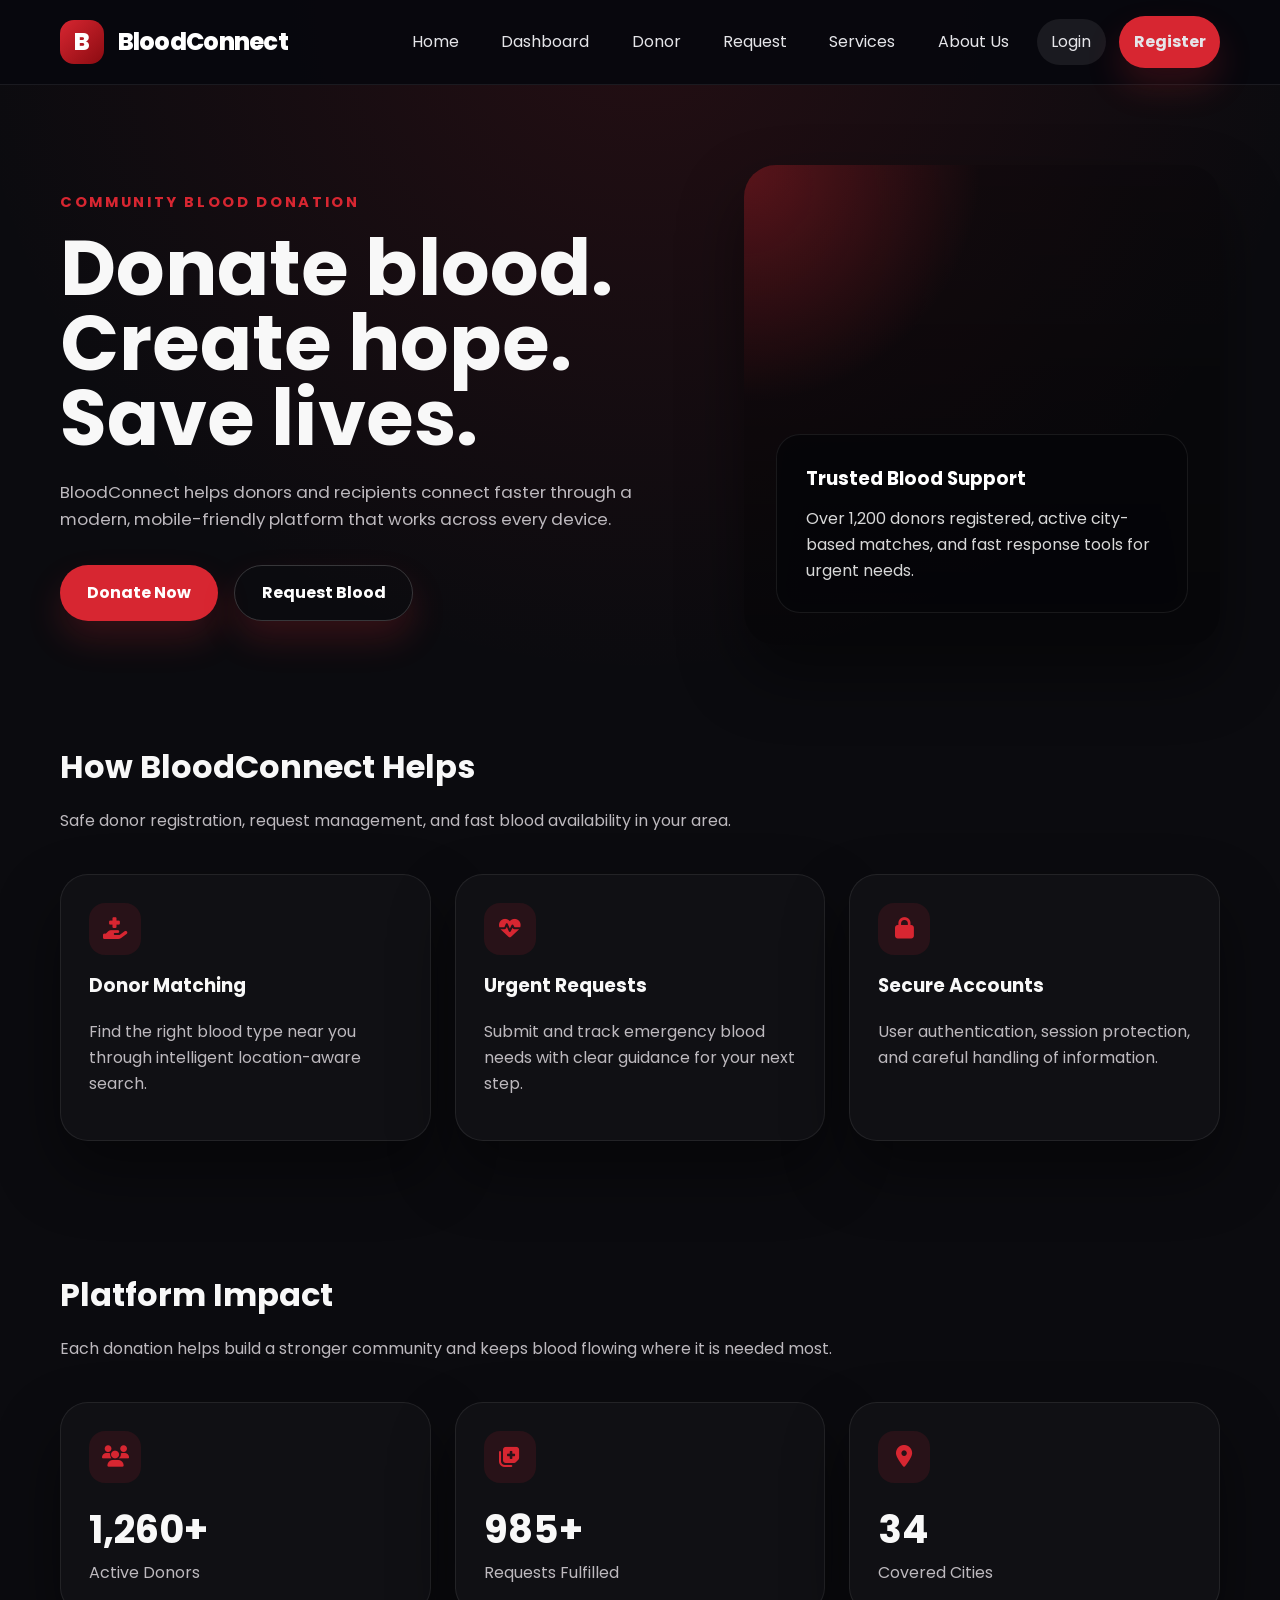
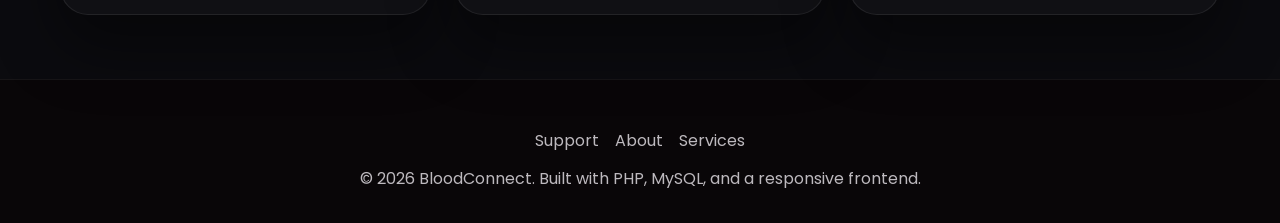
<file: index.html>
<!DOCTYPE html>
<html lang="en">
<head>
  <meta charset="UTF-8" />
  <meta name="viewport" content="width=device-width, initial-scale=1.0" />
  <title>BloodConnect | Donate Blood, Save Lives</title>
  <link rel="preconnect" href="https://fonts.googleapis.com" />
  <link rel="preconnect" href="https://fonts.gstatic.com" crossorigin />
  <link href="https://fonts.googleapis.com/css2?family=Poppins:wght@400;500;600;700;800&display=swap" rel="stylesheet" />
  <link rel="stylesheet" href="https://cdnjs.cloudflare.com/ajax/libs/font-awesome/6.5.0/css/all.min.css" />
  <link rel="stylesheet" href="assets/css/style.css" />
  <script src="assets/js/script.js" defer></script>
</head>
<body>
  <header class="site-header">
    <div class="container nav-container">
      <a class="logo" href="index.html"><span class="logo-mark">B</span>BloodConnect</a>
      <button class="nav-toggle" aria-label="Open navigation"><i class="fas fa-bars"></i></button>
      <nav class="site-nav">
        <a href="index.html">Home</a>
        <a href="dashboard.html">Dashboard</a>
        <a href="donar.html">Donor</a>
        <a href="request.html">Request</a>
        <a href="service.html">Services</a>
        <a href="aboutus.html">About Us</a>
        <a class="button-small" href="login.html">Login</a>
        <a class="button" href="register.html">Register</a>
      </nav>
    </div>
  </header>

  <main class="container">
    <section class="hero">
      <div class="hero-copy fade-in">
        <span class="eyebrow">Community Blood Donation</span>
        <h1>Donate blood. Create hope. Save lives.</h1>
        <p>BloodConnect helps donors and recipients connect faster through a modern, mobile-friendly platform that works across every device.</p>
        <div class="hero-actions">
          <a class="button" href="donar.html">Donate Now</a>
          <a class="button button-secondary" href="request.html">Request Blood</a>
        </div>
      </div>
      <div class="hero-visual fade-in">
        <div class="hero-card">
          <h3>Trusted Blood Support</h3>
          <p>Over 1,200 donors registered, active city-based matches, and fast response tools for urgent needs.</p>
        </div>
      </div>
    </section>

    <section class="page-content">
      <div class="section-heading">
        <div>
          <h2>How BloodConnect Helps</h2>
          <p>Safe donor registration, request management, and fast blood availability in your area.</p>
        </div>
      </div>
      <div class="service-grid">
        <article class="service-card fade-in">
          <div class="icon"><i class="fas fa-hand-holding-medical"></i></div>
          <h3>Donor Matching</h3>
          <p>Find the right blood type near you through intelligent location-aware search.</p>
        </article>
        <article class="service-card fade-in">
          <div class="icon"><i class="fas fa-heartbeat"></i></div>
          <h3>Urgent Requests</h3>
          <p>Submit and track emergency blood needs with clear guidance for your next step.</p>
        </article>
        <article class="service-card fade-in">
          <div class="icon"><i class="fas fa-lock"></i></div>
          <h3>Secure Accounts</h3>
          <p>User authentication, session protection, and careful handling of information.</p>
        </article>
      </div>
    </section>

    <section class="page-content">
      <div class="section-heading">
        <div>
          <h2>Platform Impact</h2>
          <p>Each donation helps build a stronger community and keeps blood flowing where it is needed most.</p>
        </div>
      </div>
      <div class="dashboard-grid">
        <article class="stat-card fade-in">
          <div class="icon"><i class="fas fa-users"></i></div>
          <h3>1,260+</h3>
          <span>Active Donors</span>
        </article>
        <article class="stat-card fade-in">
          <div class="icon"><i class="fas fa-notes-medical"></i></div>
          <h3>985+</h3>
          <span>Requests Fulfilled</span>
        </article>
        <article class="stat-card fade-in">
          <div class="icon"><i class="fas fa-map-marker-alt"></i></div>
          <h3>34</h3>
          <span>Covered Cities</span>
        </article>
      </div>
    </section>
  </main>

  <footer class="site-footer">
    <div class="container">
      <div class="footer-links">
        <a href="#">Support</a>
        <a href="aboutus.html">About</a>
        <a href="service.html">Services</a>
      </div>
      <p class="footer-text">© 2026 BloodConnect. Built with PHP, MySQL, and a responsive frontend.</p>
    </div>
  </footer>
</body>
</html>
</file>
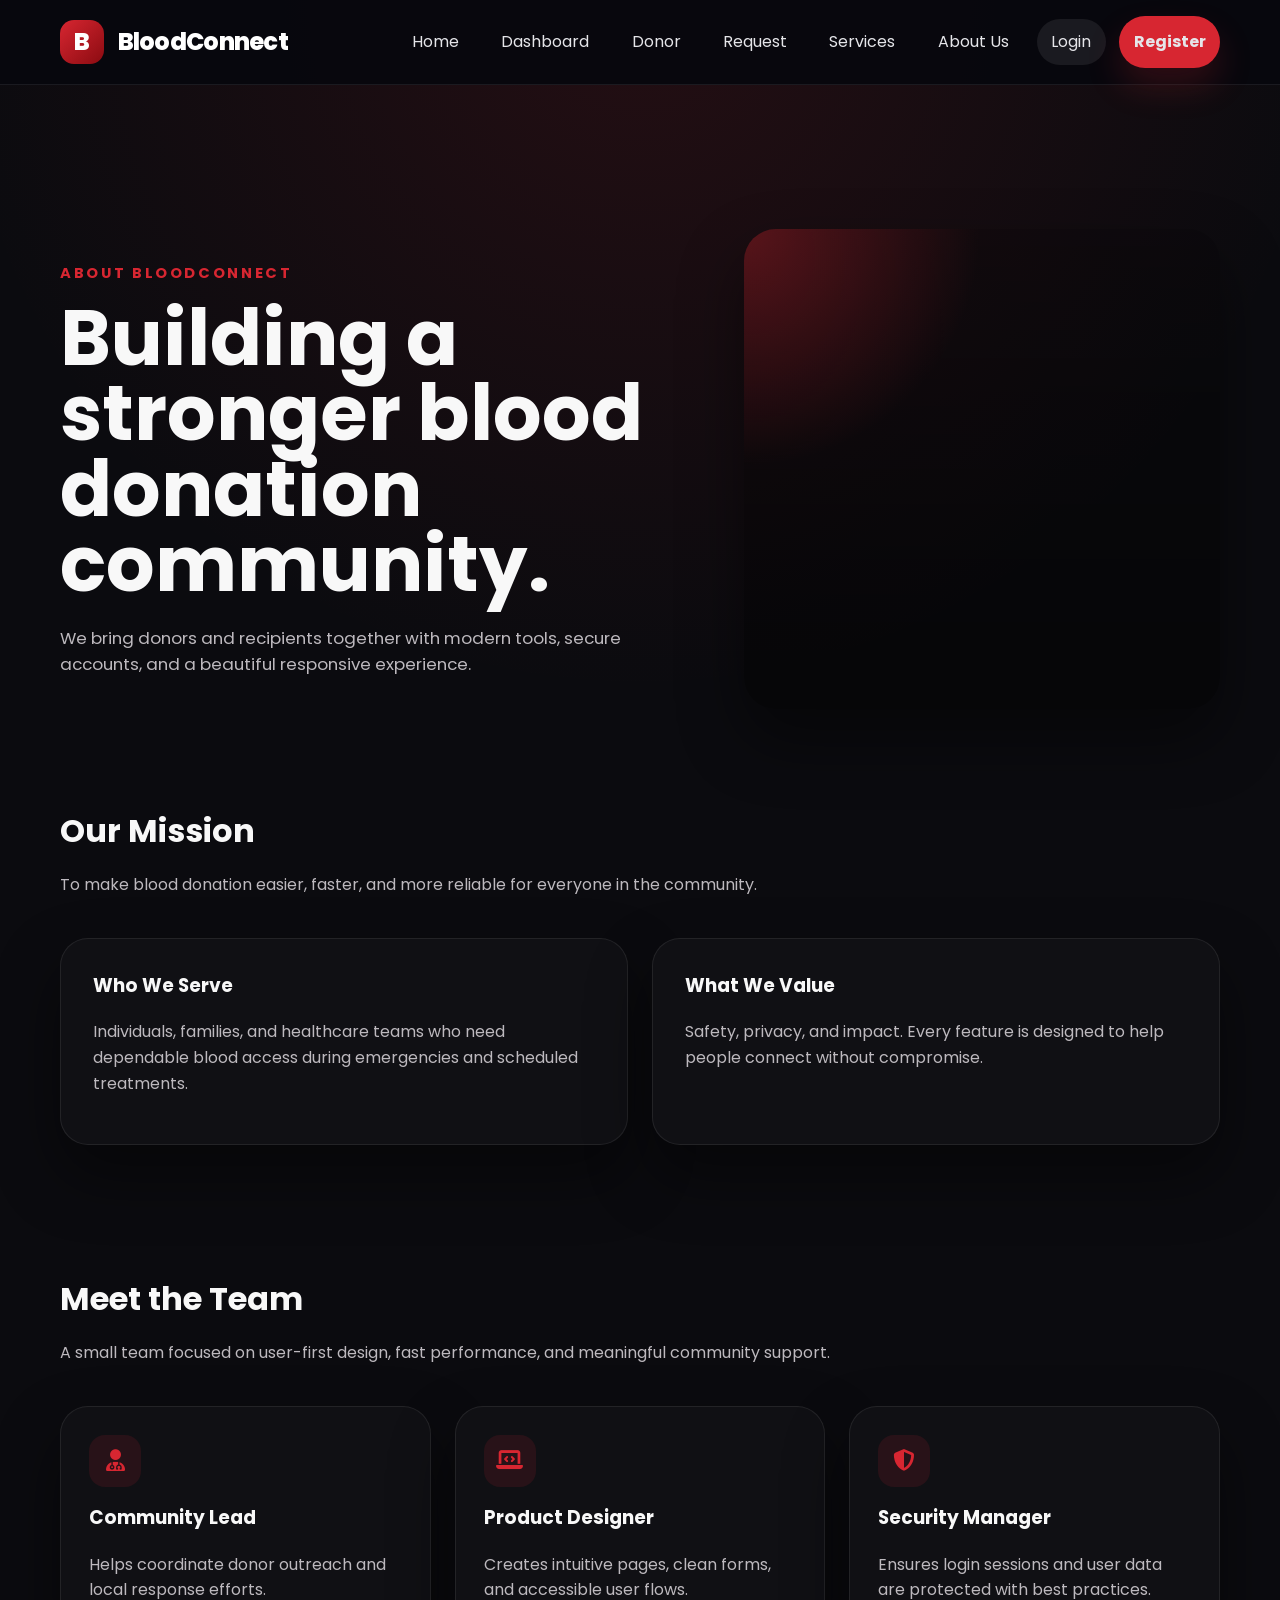
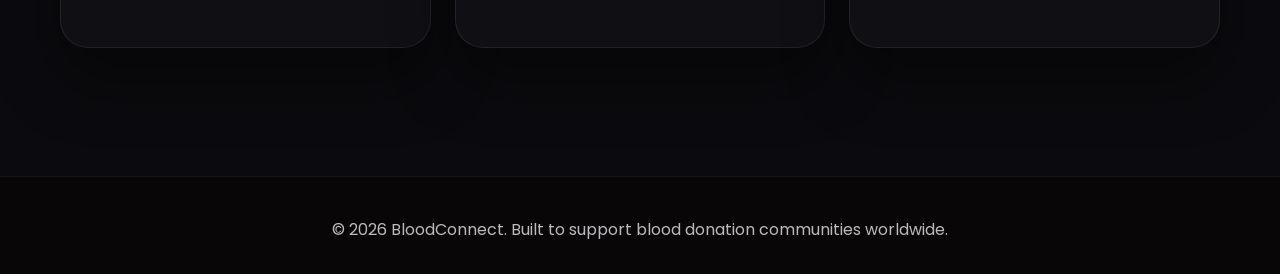
<file: aboutus.html>
<!DOCTYPE html>
<html lang="en">
<head>
  <meta charset="UTF-8" />
  <meta name="viewport" content="width=device-width, initial-scale=1.0" />
  <title>About Us | BloodConnect</title>
  <link rel="preconnect" href="https://fonts.googleapis.com" />
  <link rel="preconnect" href="https://fonts.gstatic.com" crossorigin />
  <link href="https://fonts.googleapis.com/css2?family=Poppins:wght@400;500;600;700;800&display=swap" rel="stylesheet" />
  <link rel="stylesheet" href="https://cdnjs.cloudflare.com/ajax/libs/font-awesome/6.5.0/css/all.min.css" />
  <link rel="stylesheet" href="assets/css/style.css" />
  <script src="assets/js/script.js" defer></script>
</head>
<body>
  <header class="site-header">
    <div class="container nav-container">
      <a class="logo" href="index.html"><span class="logo-mark">B</span>BloodConnect</a>
      <button class="nav-toggle" aria-label="Open navigation"><i class="fas fa-bars"></i></button>
      <nav class="site-nav">
        <a href="index.html">Home</a>
        <a href="dashboard.html">Dashboard</a>
        <a href="donar.html">Donor</a>
        <a href="request.html">Request</a>
        <a href="service.html">Services</a>
        <a href="aboutus.html">About Us</a>
        <a class="button-small" href="login.html">Login</a>
        <a class="button" href="register.html">Register</a>
      </nav>
    </div>
  </header>

  <main class="container about-page">
    <section class="hero fade-in">
      <div class="hero-copy">
        <span class="eyebrow">About BloodConnect</span>
        <h1>Building a stronger blood donation community.</h1>
        <p>We bring donors and recipients together with modern tools, secure accounts, and a beautiful responsive experience.</p>
      </div>
      <div class="hero-visual" style="background-image: linear-gradient(180deg, rgba(0,0,0,0.18), rgba(0,0,0,0.45)), url('https://images.unsplash.com/photo-1580281657521-7e50b381605a?auto=format&fit=crop&w=1200&q=80');"></div>
    </section>

    <section class="page-content">
      <div class="section-heading">
        <div>
          <h2>Our Mission</h2>
          <p>To make blood donation easier, faster, and more reliable for everyone in the community.</p>
        </div>
      </div>
      <div class="dashboard-grid">
        <article class="card fade-in">
          <h3>Who We Serve</h3>
          <p>Individuals, families, and healthcare teams who need dependable blood access during emergencies and scheduled treatments.</p>
        </article>
        <article class="card fade-in">
          <h3>What We Value</h3>
          <p>Safety, privacy, and impact. Every feature is designed to help people connect without compromise.</p>
        </article>
      </div>
    </section>

    <section class="page-content">
      <div class="section-heading">
        <div>
          <h2>Meet the Team</h2>
          <p>A small team focused on user-first design, fast performance, and meaningful community support.</p>
        </div>
      </div>
      <div class="team-grid">
        <article class="team-card fade-in">
          <div class="icon"><i class="fas fa-user-md"></i></div>
          <h3>Community Lead</h3>
          <p>Helps coordinate donor outreach and local response efforts.</p>
        </article>
        <article class="team-card fade-in">
          <div class="icon"><i class="fas fa-laptop-code"></i></div>
          <h3>Product Designer</h3>
          <p>Creates intuitive pages, clean forms, and accessible user flows.</p>
        </article>
        <article class="team-card fade-in">
          <div class="icon"><i class="fas fa-shield-alt"></i></div>
          <h3>Security Manager</h3>
          <p>Ensures login sessions and user data are protected with best practices.</p>
        </article>
      </div>
    </section>
  </main>

  <footer class="site-footer">
    <div class="container">
      <p class="footer-text">© 2026 BloodConnect. Built to support blood donation communities worldwide.</p>
    </div>
  </footer>
</body>
</html>
</file>
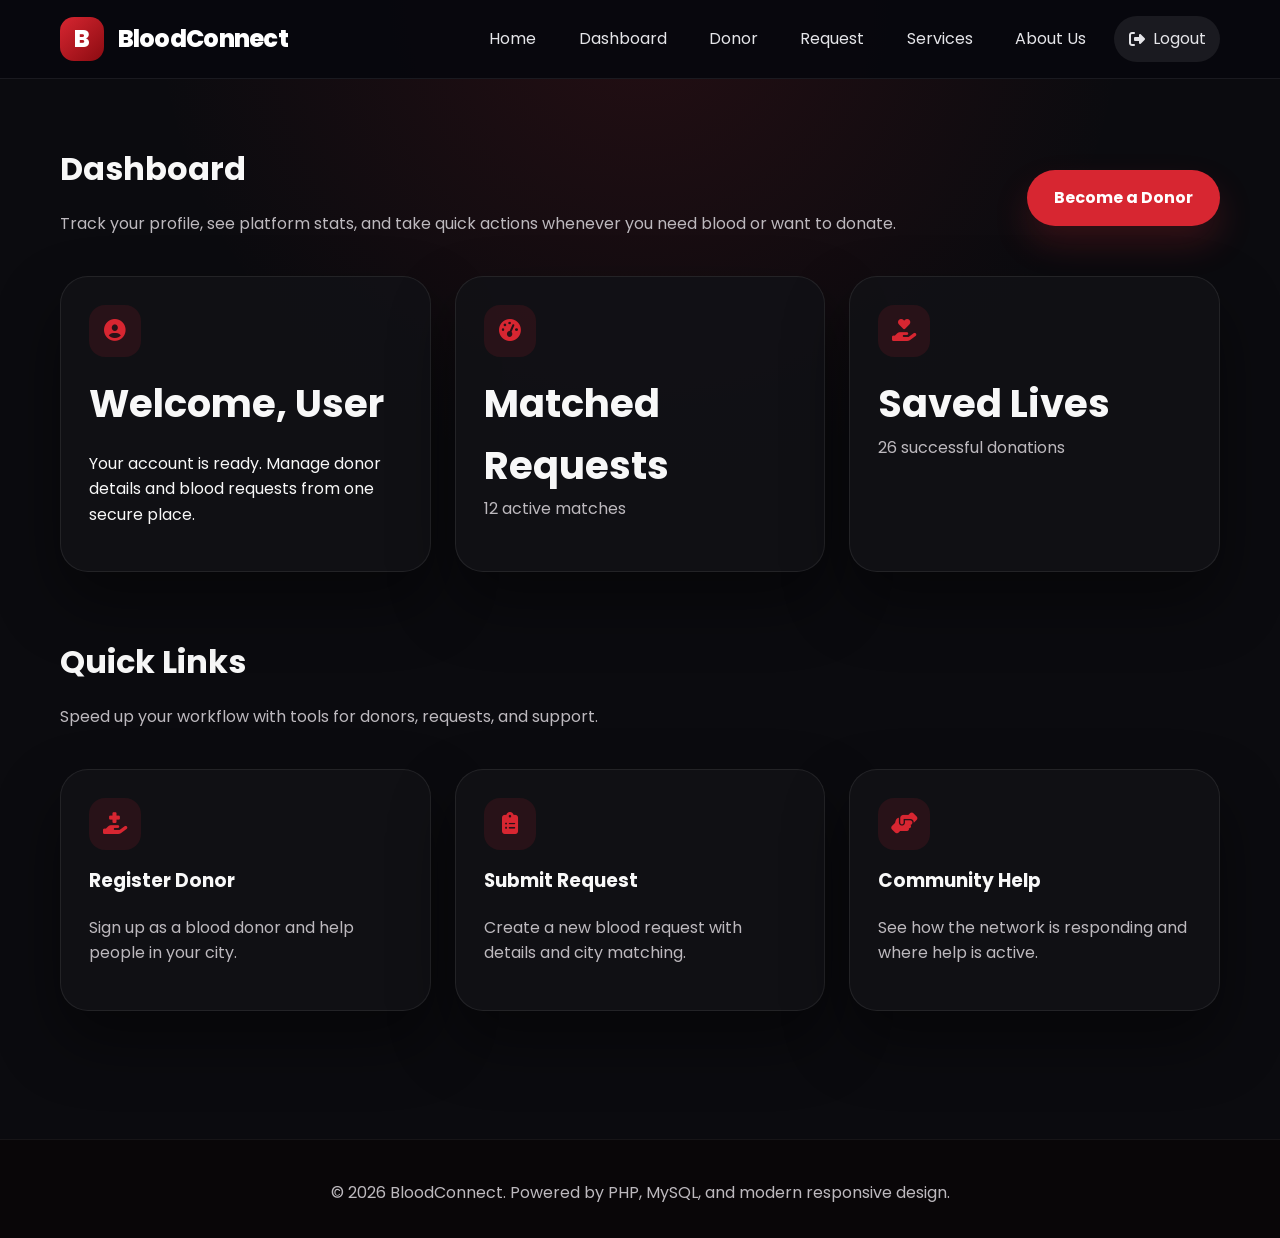
<file: dashboard.html>
<!DOCTYPE html>
<html lang="en">
<head>
  <meta charset="UTF-8" />
  <meta name="viewport" content="width=device-width, initial-scale=1.0" />
  <title>Dashboard | BloodConnect</title>
  <link rel="preconnect" href="https://fonts.googleapis.com" />
  <link rel="preconnect" href="https://fonts.gstatic.com" crossorigin />
  <link href="https://fonts.googleapis.com/css2?family=Poppins:wght@400;500;600;700;800&display=swap" rel="stylesheet" />
  <link rel="stylesheet" href="https://cdnjs.cloudflare.com/ajax/libs/font-awesome/6.5.0/css/all.min.css" />
  <link rel="stylesheet" href="assets/css/style.css" />
  <script src="assets/js/script.js" defer></script>
</head>
<body>
  <header class="site-header">
    <div class="container nav-container">
      <a class="logo" href="index.html"><span class="logo-mark">B</span>BloodConnect</a>
      <button class="nav-toggle" aria-label="Open navigation"><i class="fas fa-bars"></i></button>
      <nav class="site-nav">
        <a href="index.html">Home</a>
        <a href="dashboard.html">Dashboard</a>
        <a href="donar.html">Donor</a>
        <a href="request.html">Request</a>
        <a href="service.html">Services</a>
        <a href="aboutus.html">About Us</a>
        <a class="button-small" href="logout.php"><i class="fas fa-sign-out-alt"></i> Logout</a>
      </nav>
    </div>
  </header>

  <main class="container dashboard-page">
    <section class="section-heading fade-in">
      <div>
        <h2>Dashboard</h2>
        <p>Track your profile, see platform stats, and take quick actions whenever you need blood or want to donate.</p>
      </div>
      <a class="button" href="donar.html">Become a Donor</a>
    </section>

    <div class="dashboard-grid">
      <article class="stat-card fade-in">
        <div class="icon"><i class="fas fa-user-circle"></i></div>
        <h3>Welcome, User</h3>
        <p>Your account is ready. Manage donor details and blood requests from one secure place.</p>
      </article>
      <article class="stat-card fade-in">
        <div class="icon"><i class="fas fa-tachometer-alt"></i></div>
        <h3>Matched Requests</h3>
        <span>12 active matches</span>
      </article>
      <article class="stat-card fade-in">
        <div class="icon"><i class="fas fa-hand-holding-heart"></i></div>
        <h3>Saved Lives</h3>
        <span>26 successful donations</span>
      </article>
    </div>

    <section class="page-content">
      <div class="section-heading">
        <div>
          <h2>Quick Links</h2>
          <p>Speed up your workflow with tools for donors, requests, and support.</p>
        </div>
      </div>
      <div class="service-grid">
        <article class="service-card fade-in">
          <div class="icon"><i class="fas fa-hand-holding-medical"></i></div>
          <h3>Register Donor</h3>
          <p>Sign up as a blood donor and help people in your city.</p>
        </article>
        <article class="service-card fade-in">
          <div class="icon"><i class="fas fa-clipboard-list"></i></div>
          <h3>Submit Request</h3>
          <p>Create a new blood request with details and city matching.</p>
        </article>
        <article class="service-card fade-in">
          <div class="icon"><i class="fas fa-hands-helping"></i></div>
          <h3>Community Help</h3>
          <p>See how the network is responding and where help is active.</p>
        </article>
      </div>
    </section>
  </main>

  <footer class="site-footer">
    <div class="container">
      <p class="footer-text">© 2026 BloodConnect. Powered by PHP, MySQL, and modern responsive design.</p>
    </div>
  </footer>
</body>
</html>
</file>
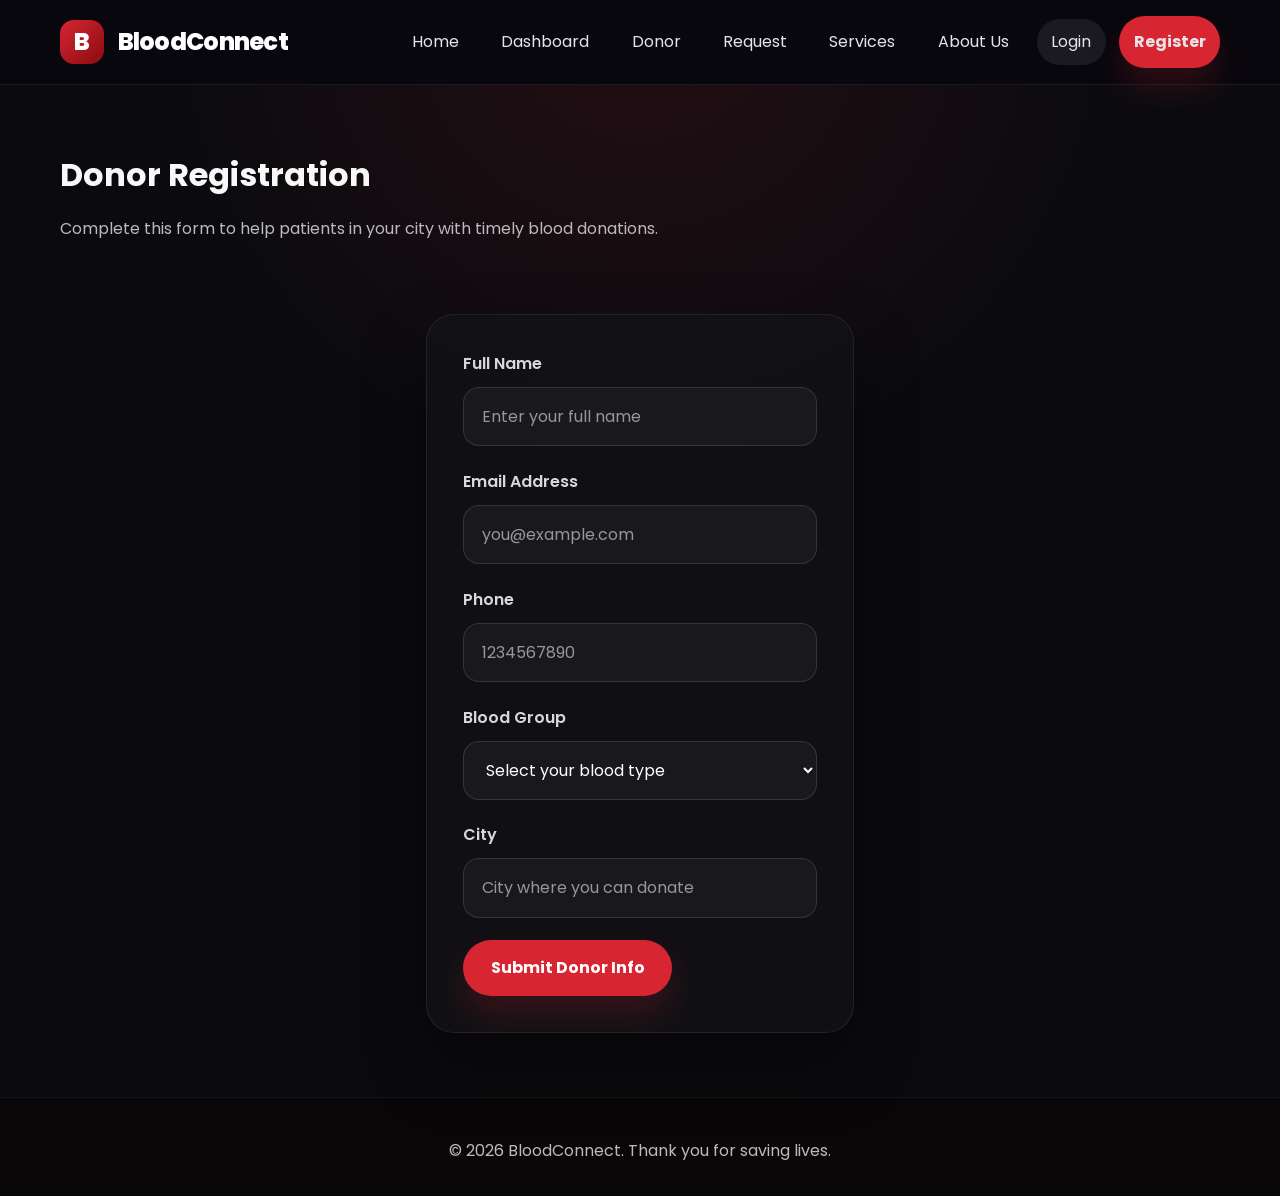
<file: donar.html>
<!DOCTYPE html>
<html lang="en">
<head>
  <meta charset="UTF-8" />
  <meta name="viewport" content="width=device-width, initial-scale=1.0" />
  <title>Donor Registration | BloodConnect</title>
  <link rel="preconnect" href="https://fonts.googleapis.com" />
  <link rel="preconnect" href="https://fonts.gstatic.com" crossorigin />
  <link href="https://fonts.googleapis.com/css2?family=Poppins:wght@400;500;600;700;800&display=swap" rel="stylesheet" />
  <link rel="stylesheet" href="https://cdnjs.cloudflare.com/ajax/libs/font-awesome/6.5.0/css/all.min.css" />
  <link rel="stylesheet" href="assets/css/style.css" />
  <script src="assets/js/script.js" defer></script>
</head>
<body>
  <header class="site-header">
    <div class="container nav-container">
      <a class="logo" href="index.html"><span class="logo-mark">B</span>BloodConnect</a>
      <button class="nav-toggle" aria-label="Open navigation"><i class="fas fa-bars"></i></button>
      <nav class="site-nav">
        <a href="index.html">Home</a>
        <a href="dashboard.html">Dashboard</a>
        <a href="donar.html">Donor</a>
        <a href="request.html">Request</a>
        <a href="service.html">Services</a>
        <a href="aboutus.html">About Us</a>
        <a class="button-small" href="login.html">Login</a>
        <a class="button" href="register.html">Register</a>
      </nav>
    </div>
  </header>

  <main class="container form-page">
    <section class="section-heading fade-in">
      <div>
        <h2>Donor Registration</h2>
        <p>Complete this form to help patients in your city with timely blood donations.</p>
      </div>
    </section>

    <section class="form-box fade-in">
      <form id="donorForm" action="donar.php" method="POST" onsubmit="return validateDonor()">
        <div class="form-group">
          <label for="name">Full Name</label>
          <input type="text" id="name" name="name" placeholder="Enter your full name" required />
        </div>
        <div class="form-group">
          <label for="email">Email Address</label>
          <input type="email" id="email" name="email" placeholder="you@example.com" required />
        </div>
        <div class="form-group">
          <label for="phone">Phone</label>
          <input type="tel" id="phone" name="phone" placeholder="1234567890" required pattern="[0-9]{10,15}" />
        </div>
        <div class="form-group">
          <label for="blood_group">Blood Group</label>
          <select id="blood_group" name="blood_group" required>
            <option value="">Select your blood type</option>
            <option value="A+">A+</option>
            <option value="A-">A-</option>
            <option value="B+">B+</option>
            <option value="B-">B-</option>
            <option value="AB+">AB+</option>
            <option value="AB-">AB-</option>
            <option value="O+">O+</option>
            <option value="O-">O-</option>
          </select>
        </div>
        <div class="form-group">
          <label for="city">City</label>
          <input type="text" id="city" name="city" placeholder="City where you can donate" required />
        </div>
        <button type="submit" class="button">Submit Donor Info</button>
      </form>
    </section>
  </main>

  <footer class="site-footer">
    <div class="container">
      <p class="footer-text">© 2026 BloodConnect. Thank you for saving lives.</p>
    </div>
  </footer>
</body>
</html>
</file>
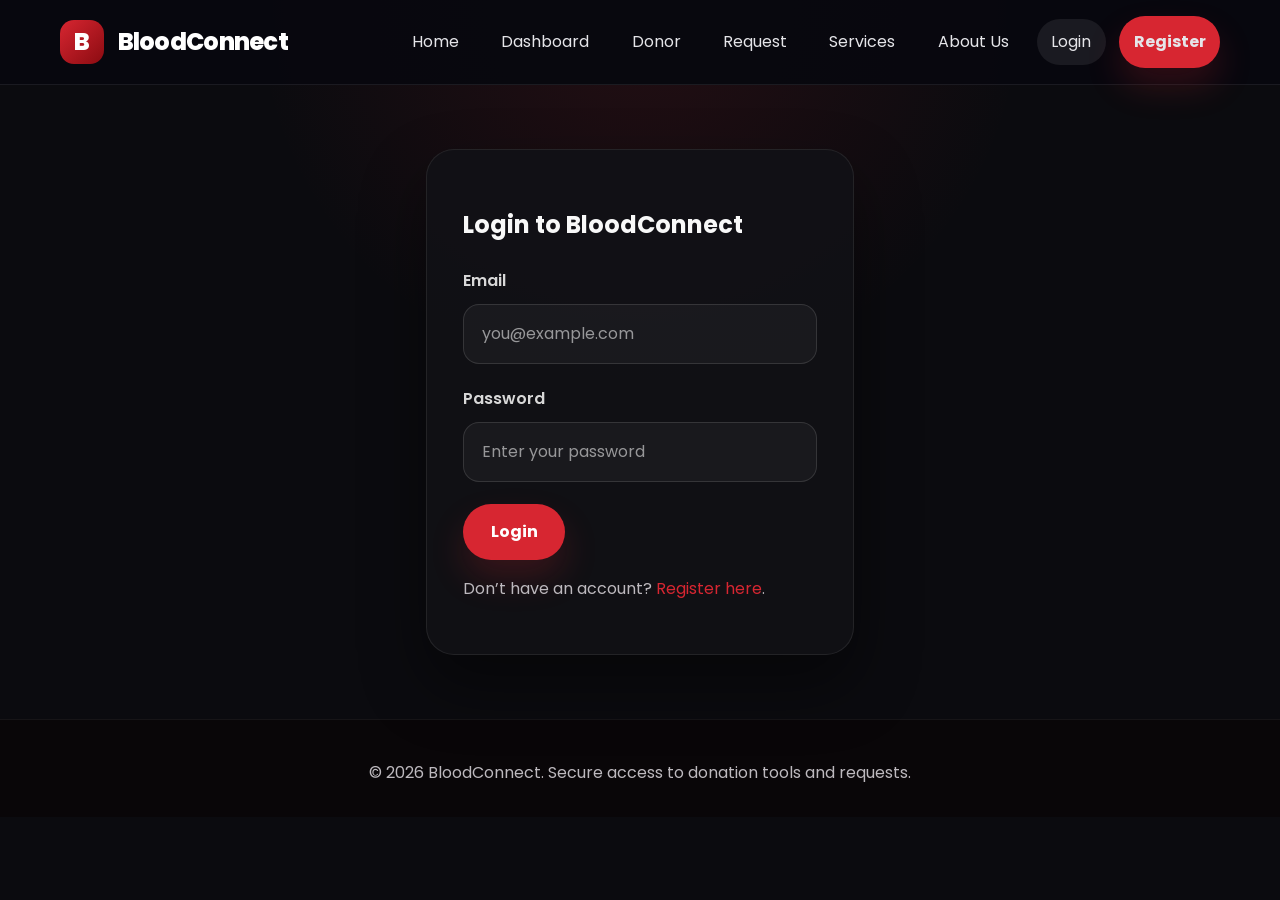
<file: login.html>
<!DOCTYPE html>
<html lang="en">
<head>
  <meta charset="UTF-8" />
  <meta name="viewport" content="width=device-width, initial-scale=1.0" />
  <title>Login | BloodConnect</title>
  <link rel="preconnect" href="https://fonts.googleapis.com" />
  <link rel="preconnect" href="https://fonts.gstatic.com" crossorigin />
  <link href="https://fonts.googleapis.com/css2?family=Poppins:wght@400;500;600;700;800&display=swap" rel="stylesheet" />
  <link rel="stylesheet" href="https://cdnjs.cloudflare.com/ajax/libs/font-awesome/6.5.0/css/all.min.css" />
  <link rel="stylesheet" href="assets/css/style.css" />
  <script src="assets/js/script.js" defer></script>
</head>
<body>
  <header class="site-header">
    <div class="container nav-container">
      <a class="logo" href="index.html"><span class="logo-mark">B</span>BloodConnect</a>
      <button class="nav-toggle" aria-label="Open navigation"><i class="fas fa-bars"></i></button>
      <nav class="site-nav">
        <a href="index.html">Home</a>
        <a href="dashboard.html">Dashboard</a>
        <a href="donar.html">Donor</a>
        <a href="request.html">Request</a>
        <a href="service.html">Services</a>
        <a href="aboutus.html">About Us</a>
        <a class="button-small" href="login.html">Login</a>
        <a class="button" href="register.html">Register</a>
      </nav>
    </div>
  </header>

  <main class="container form-page">
    <section class="form-box fade-in">
      <h1>Login to BloodConnect</h1>
      <form id="loginForm" action="login.php" method="POST" onsubmit="return validateLogin()">
        <div class="form-group">
          <label for="email">Email</label>
          <input type="email" id="email" name="email" placeholder="you@example.com" required />
        </div>
        <div class="form-group">
          <label for="password">Password</label>
          <input type="password" id="password" name="password" placeholder="Enter your password" required minlength="6" />
        </div>
        <button type="submit" class="button">Login</button>
        <p class="form-footer">Don’t have an account? <a href="register.html">Register here</a>.</p>
      </form>
    </section>
  </main>

  <footer class="site-footer">
    <div class="container">
      <p class="footer-text">© 2026 BloodConnect. Secure access to donation tools and requests.</p>
    </div>
  </footer>
</body>
</html>
</file>
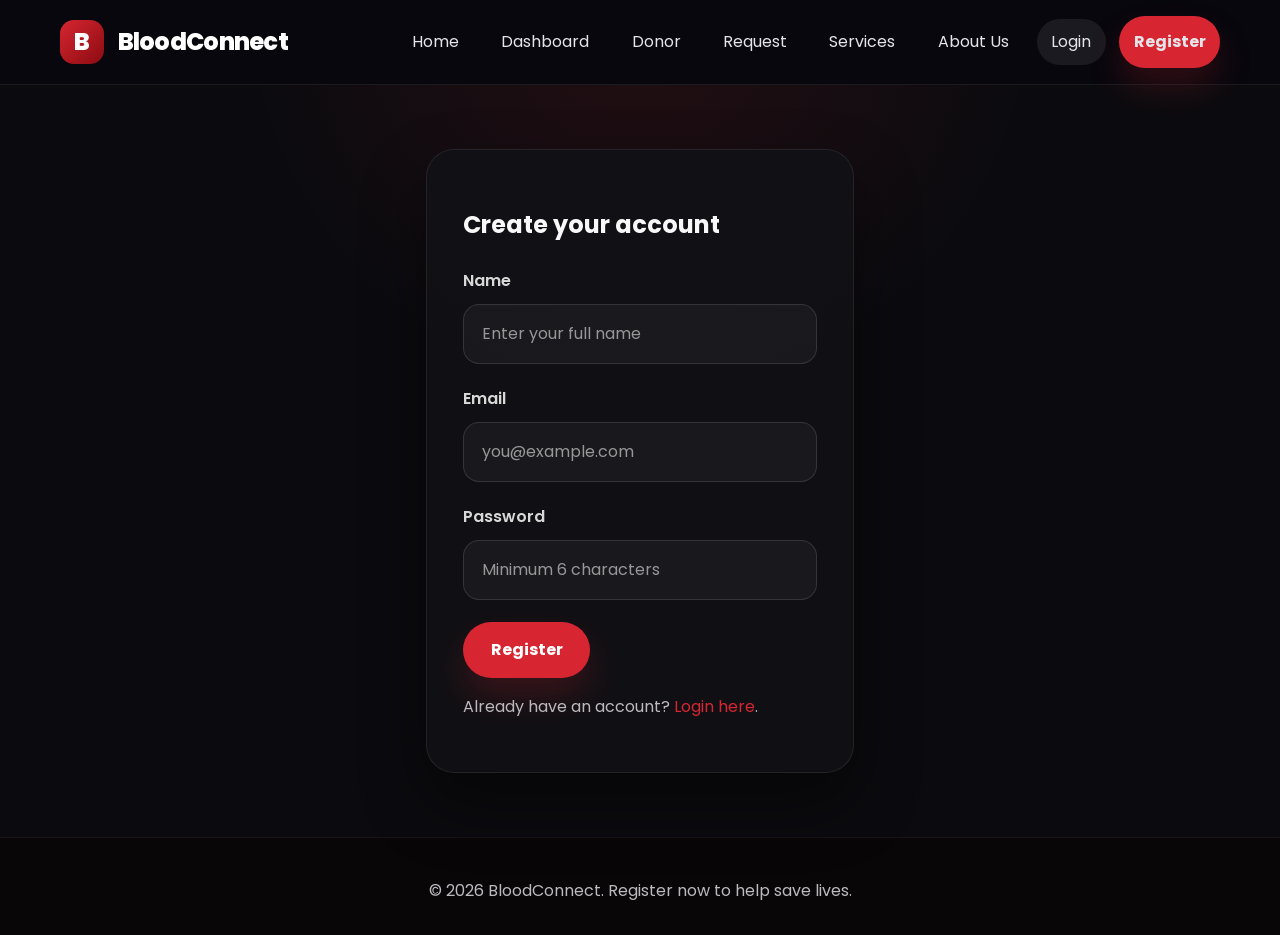
<file: register.html>
<!DOCTYPE html>
<html lang="en">
<head>
  <meta charset="UTF-8" />
  <meta name="viewport" content="width=device-width, initial-scale=1.0" />
  <title>Register | BloodConnect</title>
  <link rel="preconnect" href="https://fonts.googleapis.com" />
  <link rel="preconnect" href="https://fonts.gstatic.com" crossorigin />
  <link href="https://fonts.googleapis.com/css2?family=Poppins:wght@400;500;600;700;800&display=swap" rel="stylesheet" />
  <link rel="stylesheet" href="https://cdnjs.cloudflare.com/ajax/libs/font-awesome/6.5.0/css/all.min.css" />
  <link rel="stylesheet" href="assets/css/style.css" />
  <script src="assets/js/script.js" defer></script>
</head>
<body>
  <header class="site-header">
    <div class="container nav-container">
      <a class="logo" href="index.html"><span class="logo-mark">B</span>BloodConnect</a>
      <button class="nav-toggle" aria-label="Open navigation"><i class="fas fa-bars"></i></button>
      <nav class="site-nav">
        <a href="index.html">Home</a>
        <a href="dashboard.html">Dashboard</a>
        <a href="donar.html">Donor</a>
        <a href="request.html">Request</a>
        <a href="service.html">Services</a>
        <a href="aboutus.html">About Us</a>
        <a class="button-small" href="login.html">Login</a>
        <a class="button" href="register.html">Register</a>
      </nav>
    </div>
  </header>

  <main class="container form-page">
    <section class="form-box fade-in">
      <h1>Create your account</h1>
      <form id="registerForm" action="register.php" method="POST" onsubmit="return validateRegister()">
        <input type="hidden" name="form_type" value="user" />
        <div class="form-group">
          <label for="name">Name</label>
          <input type="text" id="name" name="name" placeholder="Enter your full name" required />
        </div>
        <div class="form-group">
          <label for="email">Email</label>
          <input type="email" id="email" name="email" placeholder="you@example.com" required />
        </div>
        <div class="form-group">
          <label for="password">Password</label>
          <input type="password" id="password" name="password" placeholder="Minimum 6 characters" required minlength="6" />
        </div>
        <button type="submit" class="button">Register</button>
        <p class="form-footer">Already have an account? <a href="login.html">Login here</a>.</p>
      </form>
    </section>
  </main>

  <footer class="site-footer">
    <div class="container">
      <p class="footer-text">© 2026 BloodConnect. Register now to help save lives.</p>
    </div>
  </footer>
</body>
</html>
</file>
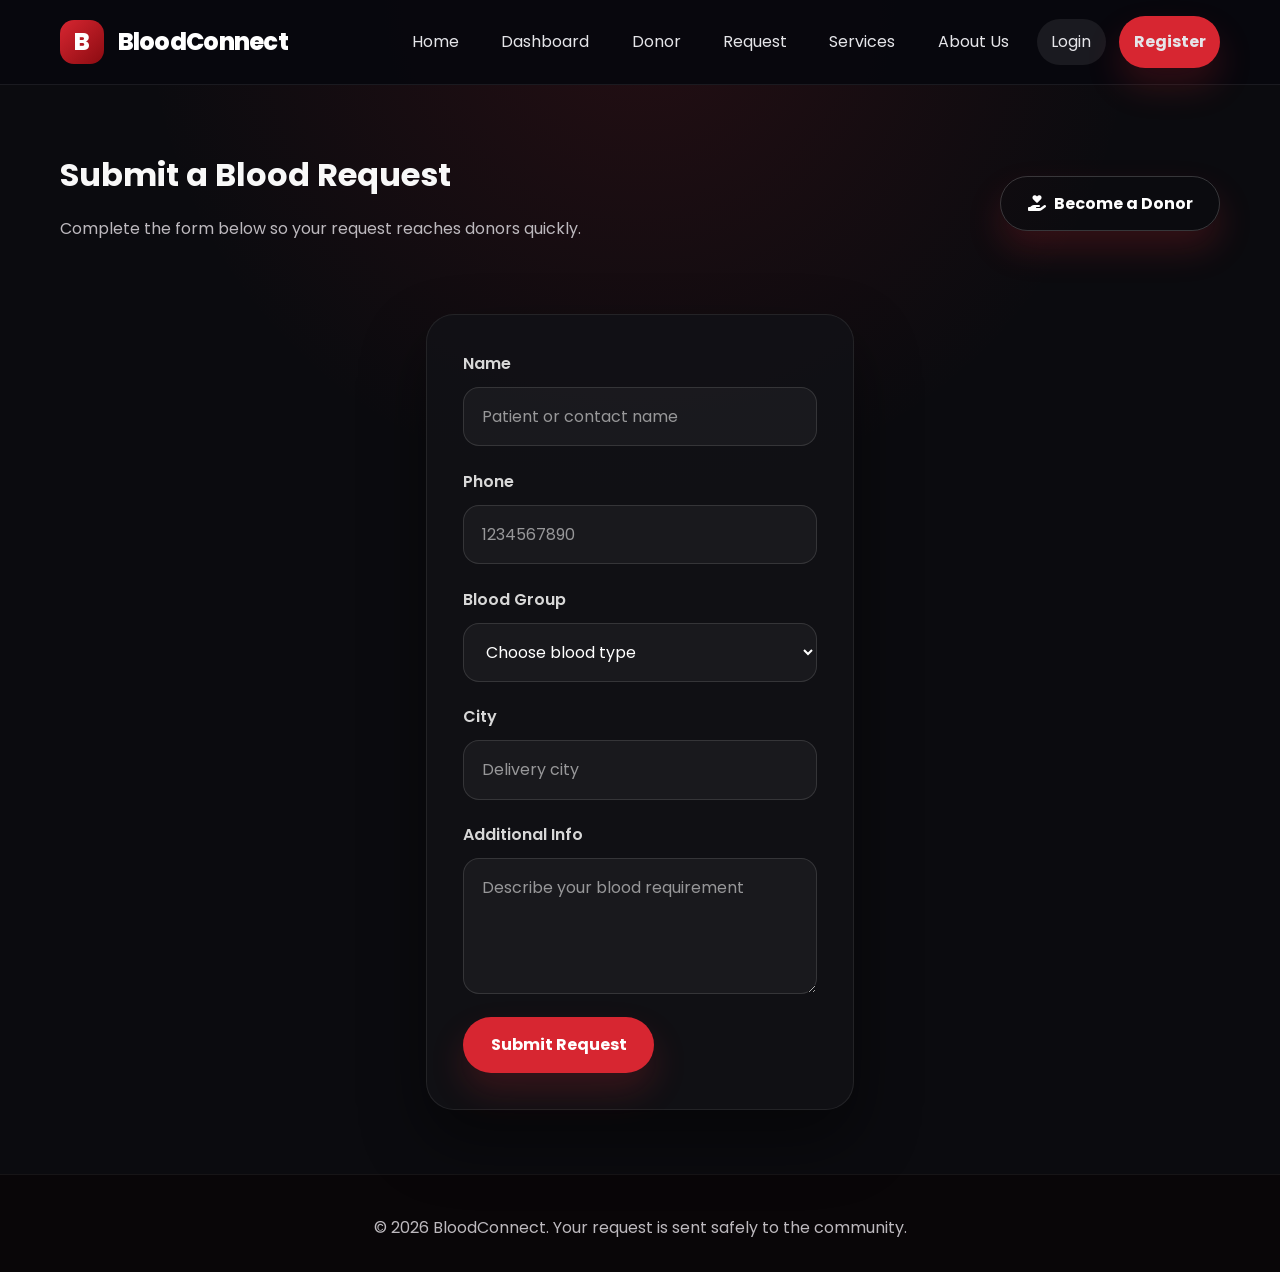
<file: request.html>
<!DOCTYPE html>
<html lang="en">
<head>
  <meta charset="UTF-8" />
  <meta name="viewport" content="width=device-width, initial-scale=1.0" />
  <title>Request Blood | BloodConnect</title>
  <link rel="preconnect" href="https://fonts.googleapis.com" />
  <link rel="preconnect" href="https://fonts.gstatic.com" crossorigin />
  <link href="https://fonts.googleapis.com/css2?family=Poppins:wght@400;500;600;700;800&display=swap" rel="stylesheet" />
  <link rel="stylesheet" href="https://cdnjs.cloudflare.com/ajax/libs/font-awesome/6.5.0/css/all.min.css" />
  <link rel="stylesheet" href="assets/css/style.css" />
  <script src="assets/js/script.js" defer></script>
</head>
<body>
  <header class="site-header">
    <div class="container nav-container">
      <a class="logo" href="index.html"><span class="logo-mark">B</span>BloodConnect</a>
      <button class="nav-toggle" aria-label="Open navigation"><i class="fas fa-bars"></i></button>
      <nav class="site-nav">
        <a href="index.html">Home</a>
        <a href="dashboard.html">Dashboard</a>
        <a href="donar.html">Donor</a>
        <a href="request.html">Request</a>
        <a href="service.html">Services</a>
        <a href="aboutus.html">About Us</a>
        <a class="button-small" href="login.html">Login</a>
        <a class="button" href="register.html">Register</a>
      </nav>
    </div>
  </header>

  <main class="container form-page">
    <section class="section-heading fade-in">
      <div>
        <h2>Submit a Blood Request</h2>
        <p>Complete the form below so your request reaches donors quickly.</p>
      </div>
      <a class="button button-secondary" href="donar.html"><i class="fas fa-hand-holding-heart"></i> Become a Donor</a>
    </section>

    <section class="form-box fade-in">
      <form id="requestForm" action="request.php" method="POST" onsubmit="return validateRequest()">
        <div class="form-group">
          <label for="name">Name</label>
          <input type="text" id="name" name="name" placeholder="Patient or contact name" required />
        </div>
        <div class="form-group">
          <label for="phone">Phone</label>
          <input type="tel" id="phone" name="phone" placeholder="1234567890" required pattern="[0-9]{10,15}" />
        </div>
        <div class="form-group">
          <label for="blood_group">Blood Group</label>
          <select id="blood_group" name="blood_group" required>
            <option value="">Choose blood type</option>
            <option value="A+">A+</option>
            <option value="A-">A-</option>
            <option value="B+">B+</option>
            <option value="B-">B-</option>
            <option value="AB+">AB+</option>
            <option value="AB-">AB-</option>
            <option value="O+">O+</option>
            <option value="O-">O-</option>
          </select>
        </div>
        <div class="form-group">
          <label for="city">City</label>
          <input type="text" id="city" name="city" placeholder="Delivery city" required />
        </div>
        <div class="form-group">
          <label for="message">Additional Info</label>
          <textarea id="message" name="message" rows="4" placeholder="Describe your blood requirement"></textarea>
        </div>
        <button type="submit" class="button">Submit Request</button>
      </form>
    </section>
  </main>

  <footer class="site-footer">
    <div class="container">
      <p class="footer-text">© 2026 BloodConnect. Your request is sent safely to the community.</p>
    </div>
  </footer>
</body>
</html>
</file>
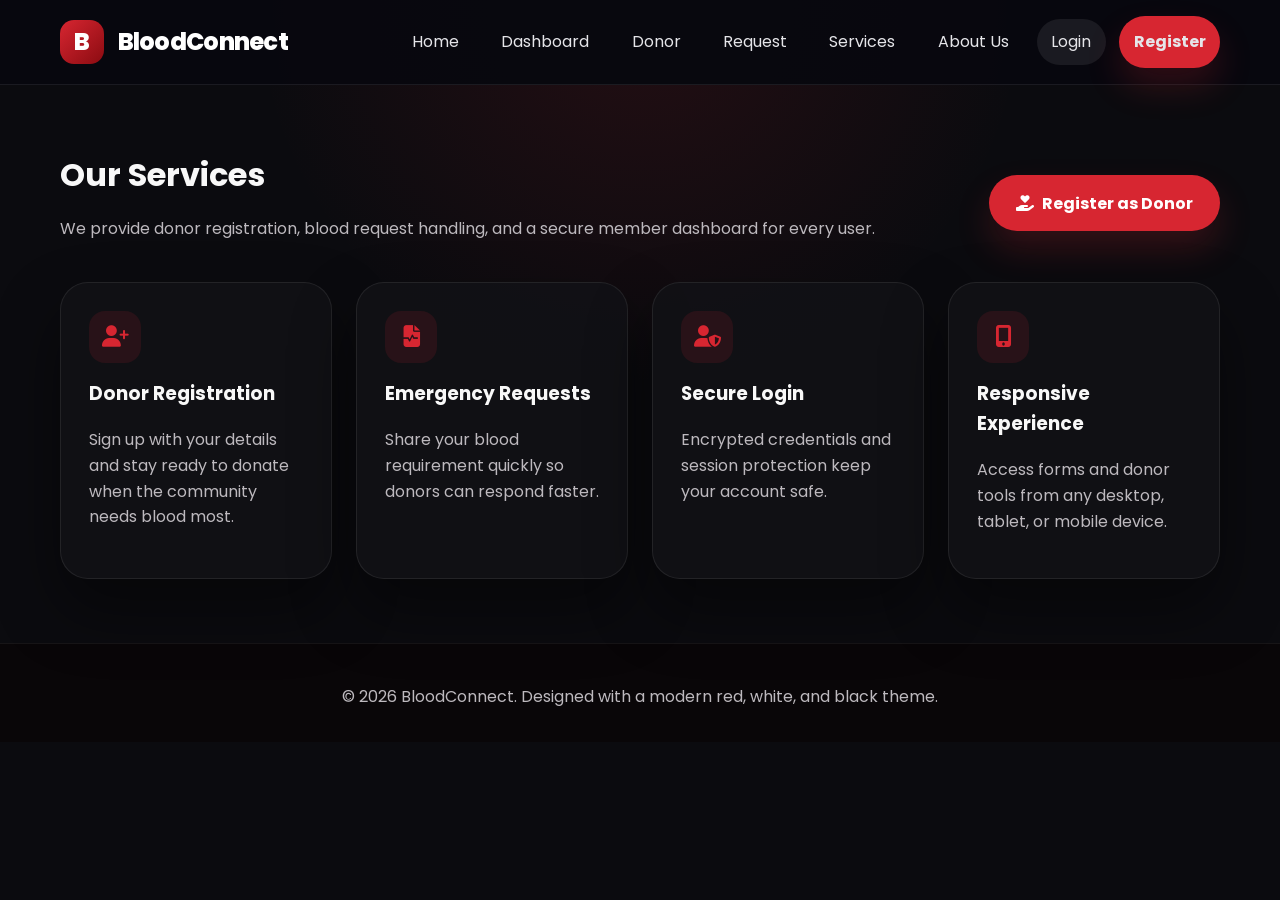
<file: service.html>
<!DOCTYPE html>
<html lang="en">
<head>
  <meta charset="UTF-8" />
  <meta name="viewport" content="width=device-width, initial-scale=1.0" />
  <title>Services | BloodConnect</title>
  <link rel="preconnect" href="https://fonts.googleapis.com" />
  <link rel="preconnect" href="https://fonts.gstatic.com" crossorigin />
  <link href="https://fonts.googleapis.com/css2?family=Poppins:wght@400;500;600;700;800&display=swap" rel="stylesheet" />
  <link rel="stylesheet" href="https://cdnjs.cloudflare.com/ajax/libs/font-awesome/6.5.0/css/all.min.css" />
  <link rel="stylesheet" href="assets/css/style.css" />
  <script src="assets/js/script.js" defer></script>
</head>
<body>
  <header class="site-header">
    <div class="container nav-container">
      <a class="logo" href="index.html"><span class="logo-mark">B</span>BloodConnect</a>
      <button class="nav-toggle" aria-label="Open navigation"><i class="fas fa-bars"></i></button>
      <nav class="site-nav">
        <a href="index.html">Home</a>
        <a href="dashboard.html">Dashboard</a>
        <a href="donar.html">Donor</a>
        <a href="request.html">Request</a>
        <a href="service.html">Services</a>
        <a href="aboutus.html">About Us</a>
        <a class="button-small" href="login.html">Login</a>
        <a class="button" href="register.html">Register</a>
      </nav>
    </div>
  </header>

  <main class="container page-content">
    <section class="section-heading fade-in">
      <div>
        <h2>Our Services</h2>
        <p>We provide donor registration, blood request handling, and a secure member dashboard for every user.</p>
      </div>
      <a class="button" href="donar.html"><i class="fas fa-hand-holding-heart"></i> Register as Donor</a>
    </section>

    <div class="service-grid">
      <article class="service-card fade-in">
        <div class="icon"><i class="fas fa-user-plus"></i></div>
        <h3>Donor Registration</h3>
        <p>Sign up with your details and stay ready to donate when the community needs blood most.</p>
      </article>
      <article class="service-card fade-in">
        <div class="icon"><i class="fas fa-file-medical-alt"></i></div>
        <h3>Emergency Requests</h3>
        <p>Share your blood requirement quickly so donors can respond faster.</p>
      </article>
      <article class="service-card fade-in">
        <div class="icon"><i class="fas fa-user-shield"></i></div>
        <h3>Secure Login</h3>
        <p>Encrypted credentials and session protection keep your account safe.</p>
      </article>
      <article class="service-card fade-in">
        <div class="icon"><i class="fas fa-mobile-alt"></i></div>
        <h3>Responsive Experience</h3>
        <p>Access forms and donor tools from any desktop, tablet, or mobile device.</p>
      </article>
    </div>
  </main>

  <footer class="site-footer">
    <div class="container">
      <p class="footer-text">© 2026 BloodConnect. Designed with a modern red, white, and black theme.</p>
    </div>
  </footer>
</body>
</html>
</file>
<file: assets/css/style.css>
:root {
  --bg: #0b0b0f;
  --surface: #111114;
  --surface-soft: #1b1b22;
  --surface-light: #ffffff;
  --text: #f8f8f8;
  --muted: #bdb9be;
  --border: rgba(255,255,255,0.08);
  --accent: #d72631;
  --accent-soft: #f03b4f;
  --shadow: 0 30px 65px rgba(0,0,0,0.45);
}

* {
  box-sizing: border-box;
}

html {
  scroll-behavior: smooth;
}

body {
  margin: 0;
  min-height: 100vh;
  font-family: 'Poppins', sans-serif;
  background: radial-gradient(circle at top, rgba(215, 38, 49, 0.12), transparent 35%), #0b0b0f;
  color: var(--text);
  line-height: 1.6;
}

img {
  max-width: 100%;
  display: block;
}

a {
  color: inherit;
  text-decoration: none;
}

button,
input,
select,
textarea {
  font: inherit;
}

.container {
  width: min(1160px, calc(100% - 2rem));
  margin: 0 auto;
}

.site-header {
  position: sticky;
  top: 0;
  z-index: 20;
  background: rgba(8, 8, 14, 0.96);
  border-bottom: 1px solid rgba(255,255,255,0.08);
}

.nav-container {
  display: flex;
  align-items: center;
  justify-content: space-between;
  gap: 1rem;
  padding: 1rem 0;
}

.logo {
  display: inline-flex;
  align-items: center;
  gap: 0.85rem;
  font-size: 1.5rem;
  font-weight: 800;
  letter-spacing: -0.03em;
  color: #fff;
}

.logo-mark {
  width: 44px;
  height: 44px;
  background: linear-gradient(135deg,#d72631,#8b0b11);
  border-radius: 14px;
  display: grid;
  place-items: center;
  color: #fff;
  font-weight: 800;
}

.nav-toggle {
  display: none;
  border: none;
  background: transparent;
  color: #fff;
  font-size: 1.3rem;
  cursor: pointer;
}

.site-nav {
  display: flex;
  flex-wrap: wrap;
  align-items: center;
  gap: 0.85rem;
}

.site-nav a {
  color: #e5e5e9;
  padding: 0.65rem 0.9rem;
  border-radius: 999px;
  transition: background 0.25s ease, color 0.25s ease, transform 0.25s ease;
}

.site-nav a:hover {
  background: rgba(215, 38, 49, 0.16);
  color: #fff;
  transform: translateY(-1px);
}

.button,
.button-small {
  display: inline-flex;
  align-items: center;
  justify-content: center;
  gap: 0.5rem;
  border-radius: 999px;
  border: none;
  cursor: pointer;
  transition: transform 0.25s ease, box-shadow 0.25s ease, background 0.25s ease;
}

.button {
  padding: 0.95rem 1.7rem;
  min-height: 52px;
  background: var(--accent);
  color: #fff;
  font-weight: 700;
  box-shadow: 0 18px 35px rgba(215, 38, 49, 0.2);
}

.button-secondary {
  padding: 0.85rem 1.65rem;
  background: transparent;
  border: 1px solid rgba(255,255,255,0.18);
  color: #fff;
}

.button-small {
  padding: 0.75rem 1.1rem;
  background: rgba(255,255,255,0.08);
  color: #fff;
}

.button:hover,
.button-small:hover,
.button-secondary:hover {
  transform: translateY(-2px);
}

.hero {
  display: grid;
  grid-template-columns: minmax(0, 1.15fr) minmax(320px, 0.85fr);
  gap: 2.5rem;
  align-items: center;
  padding: 5rem 0 2rem;
}

.hero-copy h1 {
  font-size: clamp(3rem, 6vw, 4.8rem);
  margin: 0;
  line-height: 0.98;
}

.hero-copy p {
  max-width: 42rem;
  margin: 1.4rem 0 0;
  color: var(--muted);
  font-size: 1.05rem;
}

.eyebrow {
  display: inline-block;
  margin-bottom: 1rem;
  color: var(--accent);
  font-size: 0.92rem;
  font-weight: 700;
  letter-spacing: 0.18em;
  text-transform: uppercase;
}

.hero-actions {
  margin-top: 2rem;
  display: flex;
  flex-wrap: wrap;
  gap: 1rem;
}

.hero-visual {
  position: relative;
  min-height: 480px;
  border-radius: 2rem;
  overflow: hidden;
  background: linear-gradient(180deg, rgba(0,0,0,0.18), rgba(0,0,0,0.4)),
    url('https://images.unsplash.com/photo-1584036561584-b03c19da874c?auto=format&fit=crop&w=1200&q=80') center/cover no-repeat;
  box-shadow: var(--shadow);
}

.hero-visual::after {
  content: '';
  position: absolute;
  inset: 0;
  background: radial-gradient(circle at top left, rgba(215,38,49,0.35), transparent 35%);
}

.hero-card {
  position: absolute;
  bottom: 2rem;
  left: 2rem;
  width: calc(100% - 4rem);
  padding: 1.8rem;
  border-radius: 1.5rem;
  background: rgba(5,5,9,0.8);
  backdrop-filter: blur(12px);
  border: 1px solid rgba(255,255,255,0.08);
  color: #fff;
}

.hero-card h3 {
  margin: 0 0 0.8rem;
}

.hero-card p {
  margin: 0;
  color: #d8d8d8;
}

.section-heading {
  display: flex;
  align-items: center;
  justify-content: space-between;
  gap: 1rem;
  margin-bottom: 1.5rem;
}

.section-heading h2 {
  margin: 0;
  font-size: 2rem;
}

.section-heading p {
  color: var(--muted);
}

.grid,
.hero-cards,
.service-grid,
.dashboard-grid,
.team-grid {
  display: grid;
  gap: 1.5rem;
}

.grid-3 {
  grid-template-columns: repeat(3, minmax(0, 1fr));
}

.card,
.service-card,
.stat-card,
.team-card,
.form-box {
  background: rgba(17,17,22,0.94);
  border: 1px solid rgba(255,255,255,0.08);
  border-radius: 1.75rem;
  box-shadow: var(--shadow);
}

.card {
  padding: 2rem;
}

.card h3,
.card h4,
.service-card h3,
.stat-card h3,
.team-card h3 {
  margin-top: 0;
}

.card p,
.service-card p,
.team-card p {
  color: var(--muted);
}

.service-grid,
.dashboard-grid,
.hero-cards,
.team-grid {
  grid-template-columns: repeat(auto-fit, minmax(240px, 1fr));
}

.service-card,
.stat-card,
.team-card {
  padding: 1.75rem;
}

.service-card .icon,
.stat-card .icon,
.team-card .icon {
  width: 52px;
  height: 52px;
  border-radius: 16px;
  display: grid;
  place-items: center;
  margin-bottom: 1rem;
  background: rgba(215,38,49,0.12);
  color: var(--accent);
  font-size: 1.35rem;
}

.stat-card h3 {
  font-size: 2.4rem;
  margin: 0;
}

.stat-card span {
  color: var(--muted);
}

.form-page,
.page-content,
.about-page,
.dashboard-page {
  padding: 4rem 0;
}

.form-page {
  display: grid;
  gap: 2rem;
}

.form-box {
  max-width: 680px;
  margin: 0 auto;
  padding: 2.25rem;
}

.form-box h1 {
  margin-bottom: 1.5rem;
}

.form-group {
  display: grid;
  gap: 0.65rem;
  margin-bottom: 1.4rem;
}

.form-group label {
  color: #d8d8d8;
  font-weight: 600;
}

.form-group input,
.form-group select,
.form-group textarea {
  width: 100%;
  border-radius: 1rem;
  border: 1px solid rgba(255,255,255,0.12);
  background: rgba(255,255,255,0.04);
  color: #fff;
  padding: 1rem 1.1rem;
}

.form-group input::placeholder,
.form-group textarea::placeholder {
  color: rgba(255,255,255,0.55);
}

.form-group input:focus,
.form-group select:focus,
.form-group textarea:focus {
  outline: none;
  border-color: rgba(215,38,49,0.45);
  box-shadow: 0 0 0 4px rgba(215,38,49,0.12);
}

.form-footer {
  margin-top: 1rem;
  color: var(--muted);
}

.form-footer a {
  color: var(--accent);
}

.hero-cards article,
.card,
.service-card,
.stat-card,
.team-card {
  animation: fadeInUp 0.8s ease forwards;
  opacity: 0;
}

.fade-in {
  opacity: 0;
  transform: translateY(24px);
  animation: fadeInUp 0.8s ease forwards;
}

@keyframes fadeInUp {
  to {
    opacity: 1;
    transform: translateY(0);
  }
}

.site-footer {
  padding: 2rem 0;
  text-align: center;
  background: #090608;
  border-top: 1px solid rgba(255,255,255,0.06);
}

.footer-links {
  margin: 1rem 0 0.75rem;
  display: flex;
  justify-content: center;
  gap: 1rem;
  flex-wrap: wrap;
}

.footer-links a {
  color: var(--muted);
}

.footer-text {
  color: var(--muted);
  margin: 0.5rem 0 0;
}

@media (max-width: 980px) {
  .hero {
    grid-template-columns: 1fr;
  }

  .hero-visual {
    min-height: 380px;
  }
}

@media (max-width: 820px) {
  .nav-toggle {
    display: inline-flex;
  }

  .site-nav {
    width: 100%;
    max-height: 0;
    overflow: hidden;
    flex-direction: column;
    align-items: flex-start;
    transition: max-height 0.3s ease;
  }

  .site-nav.open {
    max-height: 420px;
    padding-top: 1rem;
  }

  .site-nav a {
    width: 100%;
  }
}

@media (max-width: 640px) {
  .container {
    width: calc(100% - 1.5rem);
  }

  .hero-copy h1 {
    font-size: clamp(2.5rem, 9vw, 3.4rem);
  }

  .hero-actions {
    flex-direction: column;
    align-items: stretch;
  }

  .form-box,
  .card,
  .service-card,
  .stat-card,
  .team-card {
    border-radius: 1.5rem;
  }
}
</file>
